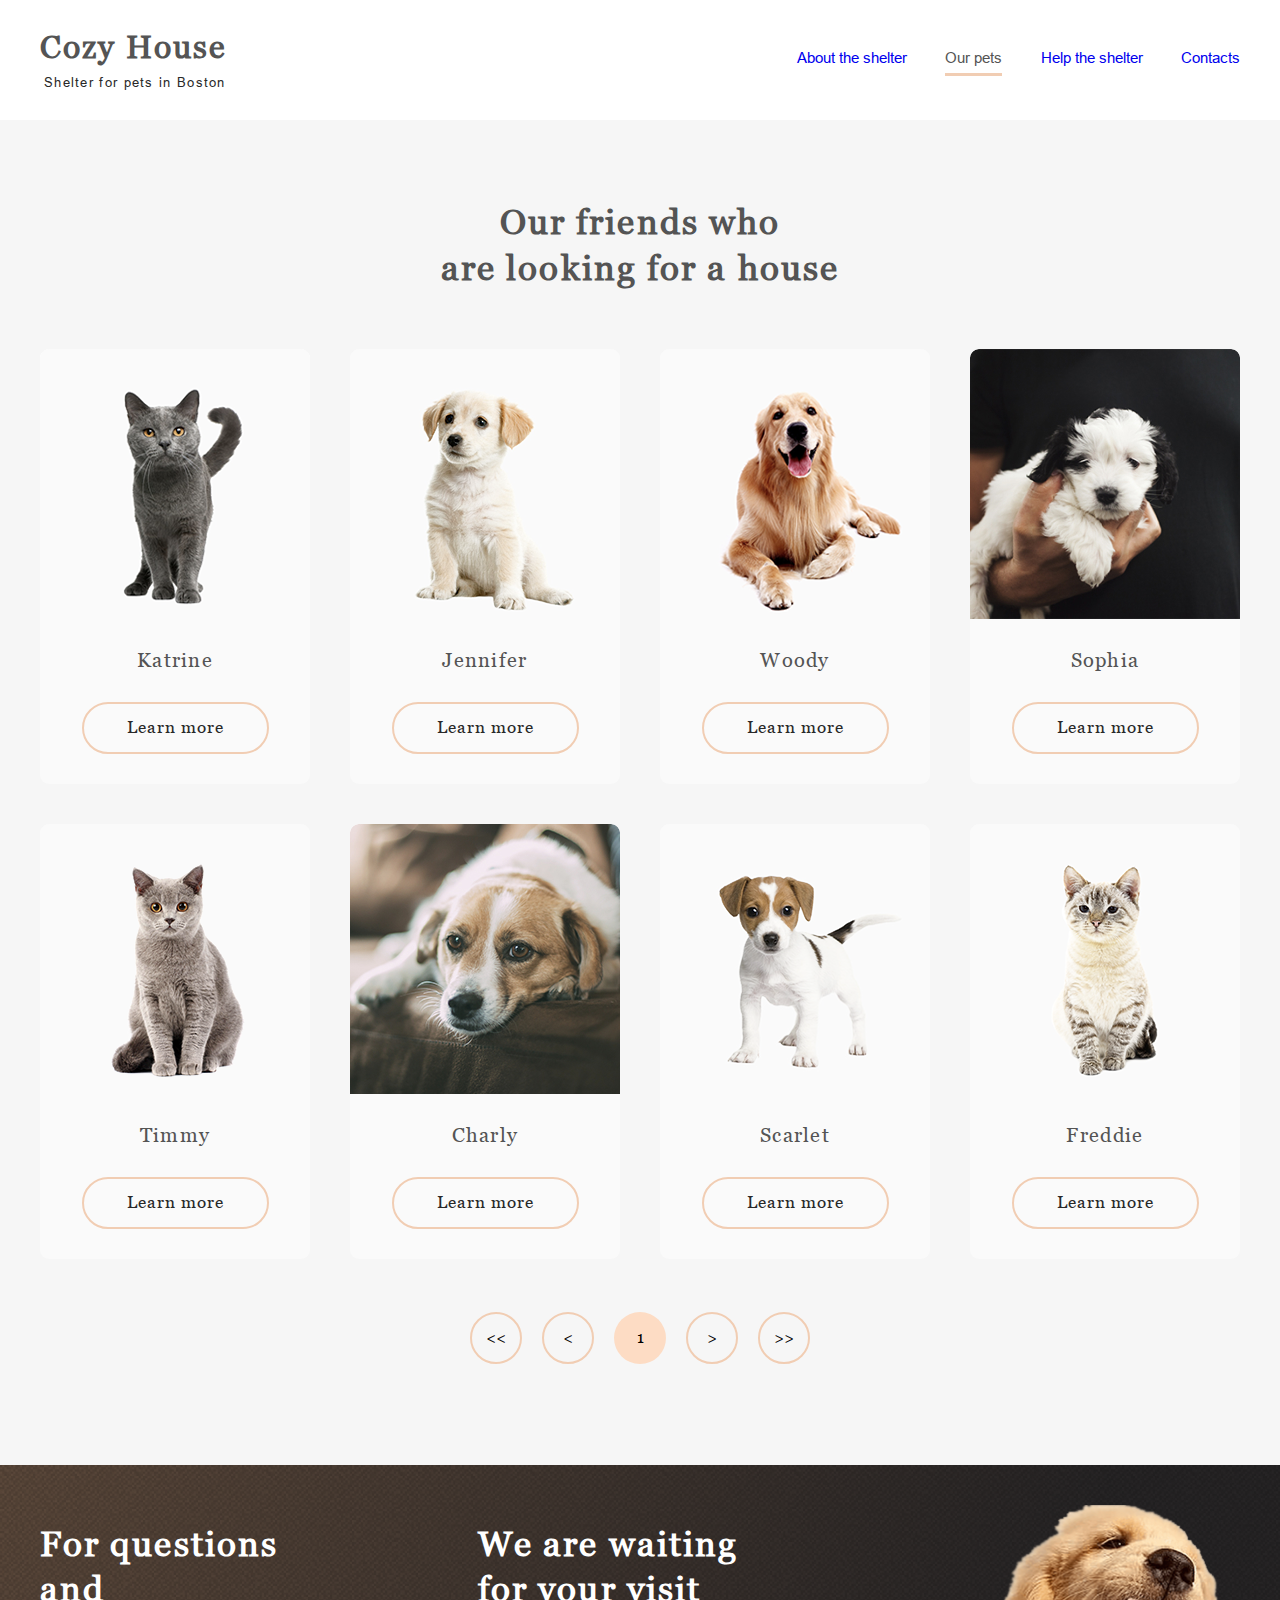
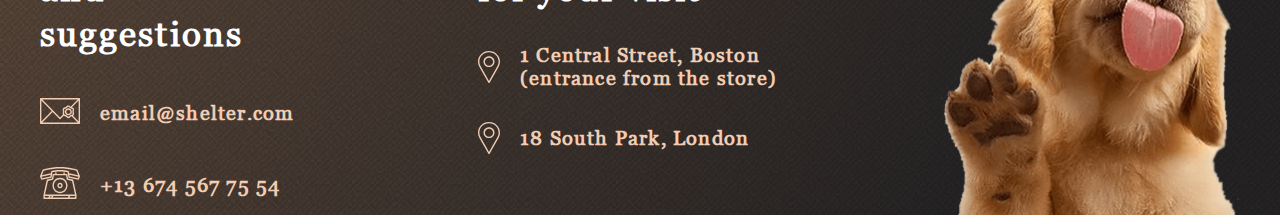
<file: SHELTER/pages/pets/index.html>
<!DOCTYPE html>
<html lang="en">
<head>
    <meta charset="UTF-8">
    <meta http-equiv="X-UA-Compatible" content="IE=edge">
    <meta name="viewport" content="width=device-width, initial-scale=1.0">
    <title>Shelter our pets</title>
    <link rel="stylesheet" href="./style.css">
</head>
<body class="body">
    <header class="header">
        <div class="header__container">
            <div class="logo">
                <h1 class="logo__title">Cozy House</h1>
                <div class="logo__subtitle">Shelter for pets in Boston</div>
            </div>
            <nav class="menu">
                <ul class="menu__list">
                    <li class="menu__item"><a class="menu__link" href="../main/index.html">About the shelter</a></li>
                    <li class="menu__item"><a class="menu__link active" href="#">Our pets</a></li>
                    <li class="menu__item"><a class="menu__link" href="../main/index.html#help">Help the shelter</a></li>
                    <li class="menu__item"><a class="menu__link" href="#footer">Contacts</a></li>
                </ul>
            </nav>
        </div>
    </header>
    <main class="pets__container">
        <h3 class="title">Our friends who<br>are looking for a house</h3>
        <div class="pets__cards">
            <div class="card">
                <img class="img__card" src="../../assets/images/pets-katrine.png" alt="katrine">
                <p class="pets__name">Katrine</p>
                <div class="btn__secondary">Learn more</div>
            </div>
            <div class="card">
                <img class="img__card" src="../../assets/images/pets-jennifer.png" alt="jennifer">
                <p class="pets__name">Jennifer</p>
                <div class="btn__secondary">Learn more</div>
            </div>
            <div class="card">
                <img class="img__card" src="../../assets/images/pets-woody.png" alt="woody">
                <p class="pets__name">Woody</p>
                <div class="btn__secondary">Learn more</div>
            </div>
            <div class="card">
                <img class="img__card" src="../../assets/images/pets-sophia.jpg" alt="sophia">
                <p class="pets__name">Sophia</p>
                <div class="btn__secondary">Learn more</div>
            </div>
            <div class="card">
                <img class="img__card" src="../../assets/images/pets-timmy.png" alt="timmy">
                <p class="pets__name">Timmy</p>
                <div class="btn__secondary">Learn more</div>
            </div>
            <div class="card">
                <img class="img__card" src="../../assets/images/pets-charly.jpg" alt="charly">
                <p class="pets__name">Charly</p>
                <div class="btn__secondary">Learn more</div>
            </div>
            <div class="card">
                <img class="img__card" src="../../assets/images/pets-scarlet.png" alt="scarlet">
                <p class="pets__name">Scarlet</p>
                <div class="btn__secondary">Learn more</div>
            </div>
            <div class="card">
                <img class="img__card" src="../../assets/images/pets-freddie.png" alt="freddie">
                <p class="pets__name">Freddie</p>
                <div class="btn__secondary">Learn more</div>
            </div>
        </div>
        <div class="pets__navigation">
            <div class="slider"><<</div>
            <div class="slider"><</div>
            <div class="slider number">1</div>
            <div class="slider">></div>
            <div class="slider">>></div>

        </div>
    </main>
    <footer id="footer" class="footer">
        <div class="footer__container">
            <div class="contacts">
                <h3 class="footer__title">For questions and suggestions</h3>
                <div class="contacts__item">
                    <a href="sgs0111991@gmail.com">
                        <img src="../../assets/icons/icon-email.svg" alt="email">
                    </a>
                    <a href="sgs0111991@gmail.com">
                        <h4 class="contact">email@shelter.com</h4>
                    </a>
                </div>
                <div class="contacts__item">
                    <a href="tel:+136745677554">
                        <img src="../../assets/icons/icon-phone.svg" alt="phone">
                    </a>
                    <a href="tel:+136745677554">
                        <h4 class="contact">+13 674 567 75 54</h4>
                    </a>
                </div>
            </div>
            <div class="location">
                <h3 class="footer__title">We are waiting for your visit</h3>
                <div class="location__item">
                    <img src="../../assets/icons/icon-marker.svg" alt="geo">
                    <a href="https://www.google.com/maps/place/1+Central+St,+Boston,+MA+02109,+%D0%A1%D0%A8%D0%90/@42.3585519,-71.056915,17z/data=!3m1!4b1!4m5!3m4!1s0x89e370868bc2ce7b:0x82fa7db94f5fea9e!8m2!3d42.3585519!4d-71.0547263!5m1!1e1?hl=ru-RU">
                        <h4 class="contact">1 Central Street, Boston<br>(entrance from the store)</h4>
                    </a>
                </div>
                <div class="location__item">
                    <img src="../../assets/icons/icon-marker.svg" alt="geo">
                    <a href="https://www.google.com/maps/place/%D0%9F%D0%B0%D1%80%D0%BA+%D0%AE%D0%B3/@51.4646762,-0.2697914,12z/data=!4m9!1m2!2m1!1s18+South+Park,+London!3m5!1s0x48760f79376fa0e3:0x202ac3af5c1ea4ec!8m2!3d51.4691953!4d-0.1941945!15sChUxOCBTb3V0aCBQYXJrLCBMb25kb26SAQRwYXJr!5m1!1e1?hl=ru-RU">
                        <h4 class="contact">18 South Park, London</h4>
                    </a>
                </div>
            </div>
            <img class="img__footer-puppy" src="../../assets/images/footer-puppy.png" alt="footer-puppy">
        </div>
    </footer>
    <script src="./script.js"></script>
</body>
</html>
</file>
<file: SHELTER/pages/pets/style.css>
@import url('../main/clear.css');

@font-face {
    font-family: 'Arial-Italic';
    src: url('../../assets/fonts/Arial-Italic.ttf') format('truetype');
}

@font-face {
    font-family: 'Arial-Regular';
    src: url('../../assets/fonts/Arial-Regular.ttf') format('truetype');
}

@font-face {
    font-family: 'Georgia-Regular';
    src: url('../../assets/fonts/Georgia-Regular.ttf') format('truetype');
}

html {
    scroll-behavior: smooth;
}

.body {
    font-family: 'Georgia-Regular';
    margin: 0 auto;
    background: #fff;
    overflow-x: hidden;
    max-width: 1280px;
}

/* header start */

.header {
    margin: 0 auto;
    background-color: #fff;
}

.header__container {
    display: flex;
    height: 60px;
    margin: 30px 40px;
}

.logo {
    width: 186px;
    height: 60px;
    cursor: pointer;
}

.logo__title {
    font-size: 32px;
    color: #545454;
    line-height: 35.2px;
    letter-spacing: 1.95px;
    padding-bottom: 10px;
}

.logo__subtitle {
    font-family: 'Arial-Regular';
    font-size: 13px;
    color: #292929;
    padding-left: 4px;
    line-height: 15px;
    letter-spacing: 1.3px;
}

.menu {
    margin-left: auto;
}

.menu__list {
    display: flex;
    justify-content: space-between;
    align-items: center;
    list-style: none;
    gap: 35px;
    height: 60px;
    width: 443px;
    padding-bottom: 5px;
}

.menu__item {
    position: relative;
    text-decoration: none;
    color: #545454;
    font-family: 'Arial-Regular';
    font-size: 15px;
    line-height: 24px;
    transition: 0.5s;
}

.menu__item:hover {
    color: #292929;
}

.active {
    color: #545454;
    cursor: default;
    pointer-events: none;
}

.style__none:hover {
    color: #545454;
    cursor: pointer;
}

.active:after {
    position: absolute;
    content: '';
    background-color: #F1CDB3;
    width: 100%;
    height: 3px;
    bottom: -6.5px;
    left: 0;
    transform: scale(0);
    transition: 0.5s; 
}

.active:after {
    transform: scale(1); 
}

.burger,
.burger__logo {
    display: none;
    cursor: pointer;
}

/* pets start */

.pets__container {
    background-color: #F6F6F6;
}

.title {
    font-size: 35px;
    color: #545454;
    line-height: 45.5px;
    padding-bottom: 58px;
    padding-top: 80px;
    text-align: center;
    letter-spacing: 2.1px;
}

.pets__cards {
    display: flex;
    flex-wrap: wrap;
    justify-content: center;
    gap: 40px;
    padding-bottom: 53px;
}

.card {
    height: 435px;
    width: 270px;
    background-color: #FAFAFA;
    border-radius: 9px;
    display: flex;
    flex-direction: column;
    align-items: center;
}

.card:hover {
    background-color: #fff;
    box-shadow: 0px 2px 35px 14px rgba(13, 13, 13, 0.1);
    cursor: pointer;
}

.img__card {
    border-top-left-radius: 9px;
    border-top-right-radius: 9px;
}

.pets__name {
    font-size: 20px;
    letter-spacing: 1.3px;
    padding: 30px 0;
    color: #545454;
}

.btn__secondary {
    width: 187px;
    height: 52px;
    font-size: 17px;
    letter-spacing: 1px;
    border: 2px solid #F1CDB3;
    border-radius: 30px;
    color: #292929;
    display: flex;
    justify-content: center;
    align-items: center;
    transition: 0.5s;
}

.btn__secondary:hover {
    background-color: #FDDCC4;
    border: none;
    cursor: pointer;
}

.pets__navigation {
    width: 340px;
    height: 52px;
    display: flex;
    flex-direction: row;
    margin: 0 auto;
    gap: 20px;
    padding-bottom: 153px;
}

.slider {
    border: 2px solid #F1CDB3;
    width: 52px;
    height: 52px;
    border-radius: 100%;
    cursor: pointer;
    transition: 0.5s;
    background-color: transparent;
    display: flex;
    justify-content: center;
    align-items: center;
}

.number {
    background-color: #FDDCC4;
    border: none;
}

.slider:hover {
    background-color: #FDDCC4;
    border: none;
}

/* modal start */

.modal {
    width: 100%;
    height: 100%;
    position: fixed;
    top: 0;
    left: 0;
    color: #000;
    display: none;
}

.overlay {
    width: 100%;
    height: 100%;
    background-color: rgba(41, 41, 41, 0.6);
}
  
.modal__window {
    width: 942px;
    height: 552px;
    position: absolute;
    top: 50%;
    left: 50%;
    transform: translate(-50%, -50%);
}

.btn__position {
    display: flex;
    justify-content: flex-end;
}
  
.btn__close {
    border: 2px solid #F1CDB3;
    width: 52px;
    height: 52px;
    border-radius: 100%;
    cursor: pointer;
    transition: 0.5s;
    display: flex;
    align-items: center;
    justify-content: center;
}

.btn__close:hover {
    background-color: #FDDCC4;
    cursor: pointer;
}

.img__modal {
    width: 500px;
    height: 500px;
    margin-right: 29px;
    border-radius: 11px;
}

.modal__content {
    display: flex;
    border-radius: 10px;
    background-color: #FAFAFA;
    width: 900px;
}

.modal__content-text {
    width: 351px;   
    padding-top: 50px;
}

.modal__title {
    font-size: 35px;
    line-height: 45.5px;
    letter-spacing: 2.1px;
    padding-bottom: 10px;
}

.modal__subtitle {
    font-size: 20px;
    letter-spacing: 1.1px;
}

.modal__description {
    padding: 40px 0;
    font-size: 15px;
    letter-spacing: 0.9px;
    line-height: 17px;
}

.pets__attribute {
    display: flex;
    flex-direction: column;
    gap: 10px;
    padding-left: 15px;
}

.pets__attribute p {
    position: relative;
}

.pets__attribute p:before {
    content: '';
    position: absolute;
    top: -webkit-calc(50% - 2px);
    top: calc(50% - 2px);
    left: -15px;
    border-radius: 50%;
    width: 4px;
    height: 4px;
    background-color: #F1CDB3;
}

.strong {
    font-family: 'Georgia-Bold';
}

/* footer start */

.footer {
    background: url('../../assets/images/gradient.png'), radial-gradient(60% 215.42% at 0% 0%, #5B483A 0%, #262425 100%), #211F20;
}

.footer__container {
    display: flex;
    padding: 40px 40px 0 40px;
}

.contacts {
    width: 278px;
    margin-right: 160px;
    gap: 40px;
    display: flex;
    flex-direction: column;
}

.footer__title {
    font-size: 35px;
    line-height: 45px;
    letter-spacing: 2.08px;
    color: #fff;
    padding-top: 17px;
}

.contacts__item {
    display: flex;
    align-items: center;
    gap: 20px;
    height: 32px;
}

.contact {
    font-size: 20px;
    letter-spacing: 1.2px;
    color: #F1CDB3;
}

.location {
    width: 302px;
    margin-right: 160px;
}

.location__item {
    display: flex;
    align-items: center;
    gap: 20px;
    padding-top: 32px;
}

.img__footer-puppy {
    width: 300px;   
    height: 310px;
}

@media(max-width: 1279px) {
    .header__container {
        margin: 30px 30px;
    }

    .title {
        padding-bottom: 30px;
    }

    .card:nth-child(n+7) {
        display: none;
    }

    .pets__cards {
        padding-bottom: 50px;
    } 

    .pets__navigation {
        padding-bottom: 127px;
    }

    /* footer start */

    .footer__container {
        flex-wrap: wrap;
        justify-content: space-around;
        margin: 0 auto;
        max-width: 1000px;
        padding: 30px 64px 0 64px;
    }

    .footer__title {
        padding-top: 0px;
    }

    .contacts {
        margin-right: 60px;
        margin-bottom: 65px;
    }

    .location {
        margin-right: 0;
    }

    /* start modal */

    .modal__window {
        width: 672px;
        height: 402px;
    }

    .modal__content {
        width: 630px;
    }

    .img__modal {
        width: 350px;
        height: 350px;
        margin-right: 11px;
    }

    .modal__content-text {
        width: 260px;
        padding-top: 10px;
    }

    .modal__description {
        padding: 20px 0;
        font-size: 13px;
    }

    .pets__attribute {
        gap: 5px;
    }
} 

@media (max-width: 767px) {
    html, 
    .body {
        position: relative;
        overflow-x: hidden;
    }

    .header__container {
        margin: 30px 50px 30px 10px;
    }

    .burger {
        display: block;
        position: fixed;
        height: 22px;
        width: 30px;
        right: 53px;
        z-index: 3;
        transition: 0.5s;
        margin-top: 20px;
    }

    .burger__logo {
        display: block;
        position: absolute;
        top: 30px;
        left: 10px;
    }
    
    .burger:hover {
        cursor: pointer;
    }
    
    .burger:before,
    .burger:after {
        content: '';
        position: absolute;
        width: 100%;
        height: 2px;
        left: 0;
        background-color: #F1CDB3;
        transition: 0.5s;
    }
    
    .burger__line {
        position: absolute;
        background-color: #F1CDB3;
        width: 100%;
        height: 2px;
        top: 10px;
        transition: 0.5s;
    }
    
    .burger:after {
        top: 0.5px;
    }
    
    .burger:before {
        bottom: 0.5px;
    }
    
    .menu {
        display: block;
        position: absolute;
        background-color: #fff;
        right: -100%;
        width: 320px;
        top: 0;
        height: 100vh;
        z-index: 2;
        padding-top: 115px;
        display: flex;
        justify-content: center;
        overflow-x: hidden;
        transition: all 1s ease-in-out;
    }

    .activ {
        color: #000;
    }
    
    .menu__list {
        width: 243px;
        height: 327px;
        display: flex;
        flex-wrap: wrap;
        align-items: center;
        z-index: 3;
        justify-content: center;
        margin-top: 137px;
        /*display: flex;
        flex-direction: column;
        align-items: center;
        z-index: 3;
        width: 243px;
        height: 429px;
        padding-top: 150px;*/
    }
    
    .menu__item {
        font-size: 32px;
    }

    .burger.open {
        transform: rotate(90deg); 
    }

    
    .menu.open {
        right: 0;
        transition: all 1s ease-in-out;
    }

    .title {
        font-size: 25px;
        line-height: 32.5px;
        padding-top: 41px;
        letter-spacing: 1.5px;
        padding-bottom: 42px;
    }

    .pets__cards {
        flex-direction: column;
        align-items: center;
    }

    .card:nth-child(n+4) {
        display: none;
    }

    .pets__navigation {
        width: 300px;
        gap: 10px;
        padding-bottom: 96px;
    }

    /* footer start */

    .footer__container {
        padding: 30px 10px 0 10px;
        flex-direction: column;
        align-items: center;
    }

    .contacts {
        margin-bottom: 40px;
        margin-right: 0px;
    }

    .contacts__item {
        justify-content: center;
    }

    .footer__title {
        letter-spacing: 0.06em;
        font-size: 25px;
        text-align: center;
        line-height: 32px;
        width: 270px;
        margin: 0 auto;
    }

    .location__item {
        padding-top: 40px;
    }

    .img__footer-puppy {
        width: 260px;
        height: 269px;
        margin-top: 40px;
    }

    /* start modal */

    .img__modal {
        display: none;
    }

    .modal__window {
        width: 270px;
        height: 393px;
    }

    .modal__content {
        width: 240px;
    }

    .modal__content-text {
        padding: 10px;
    }

    .modal__title,
    .modal__subtitle {
        text-align: center;
    }
}
</file>
